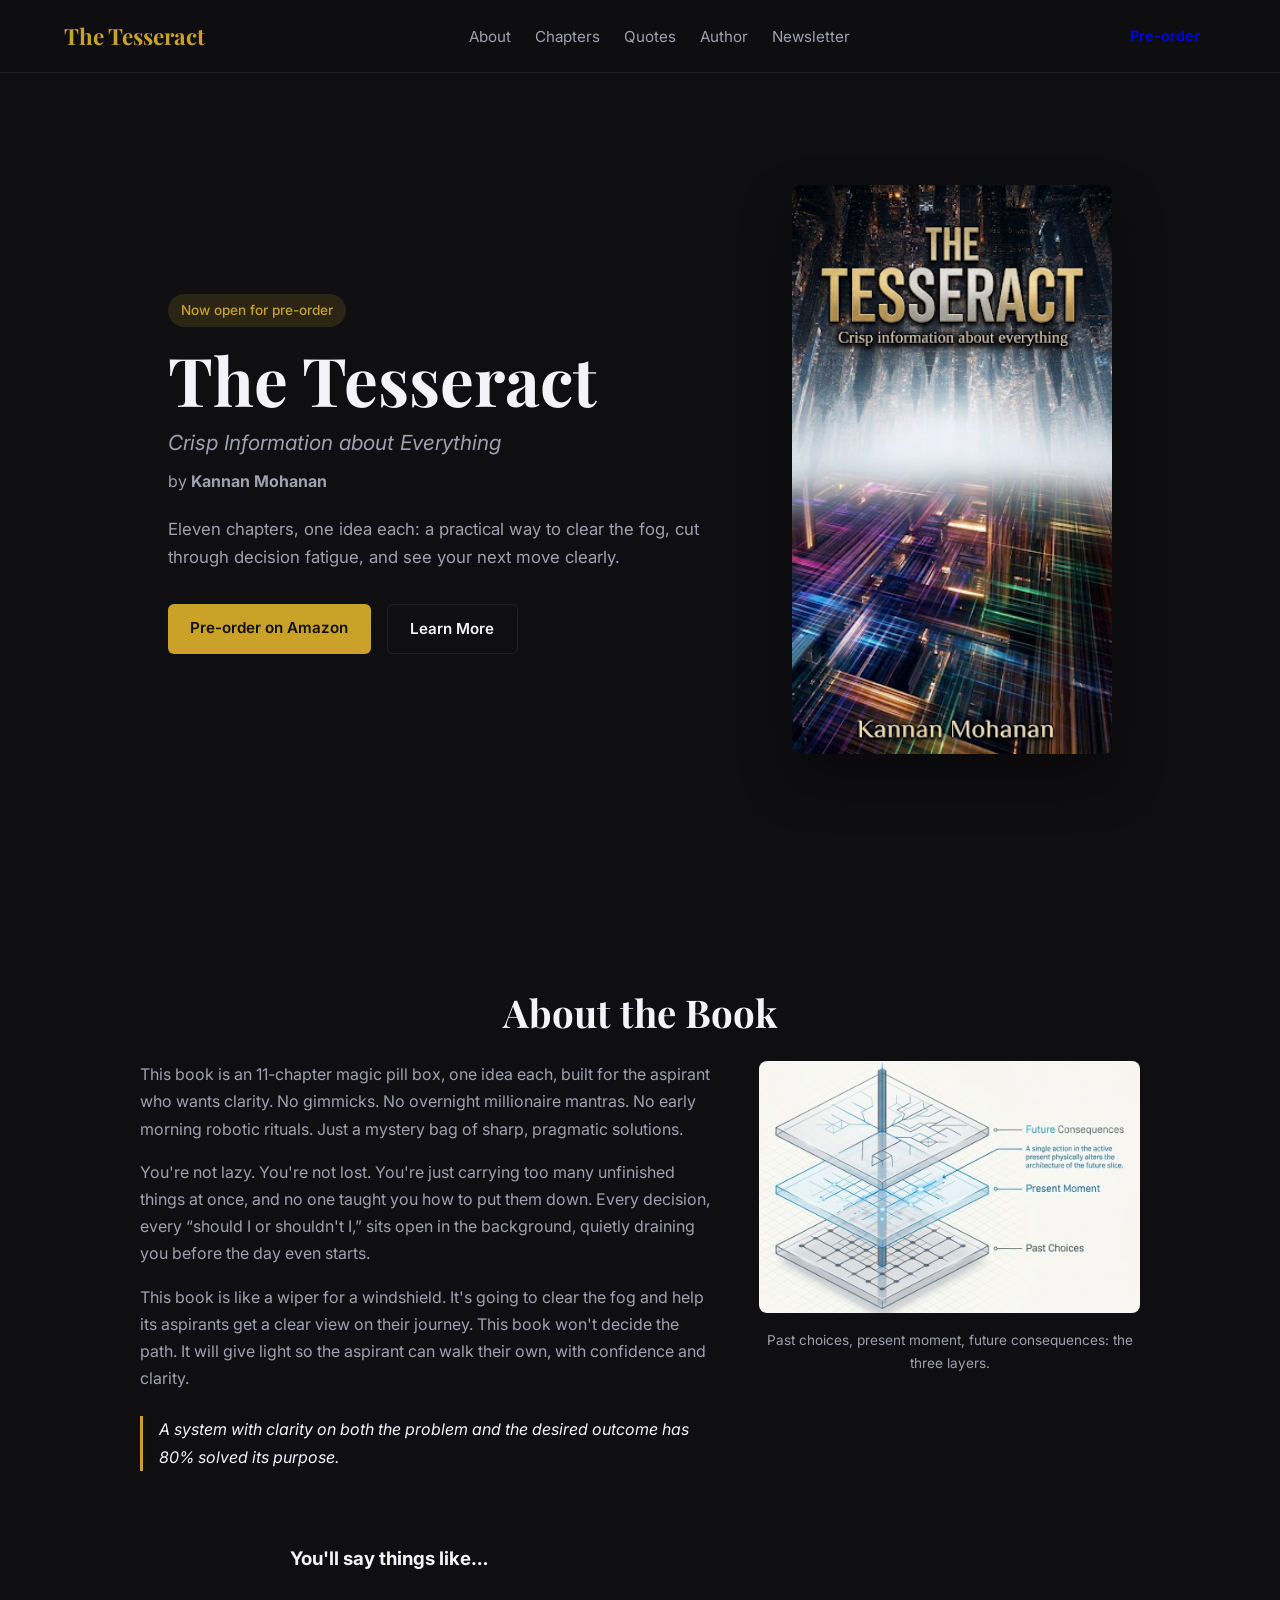
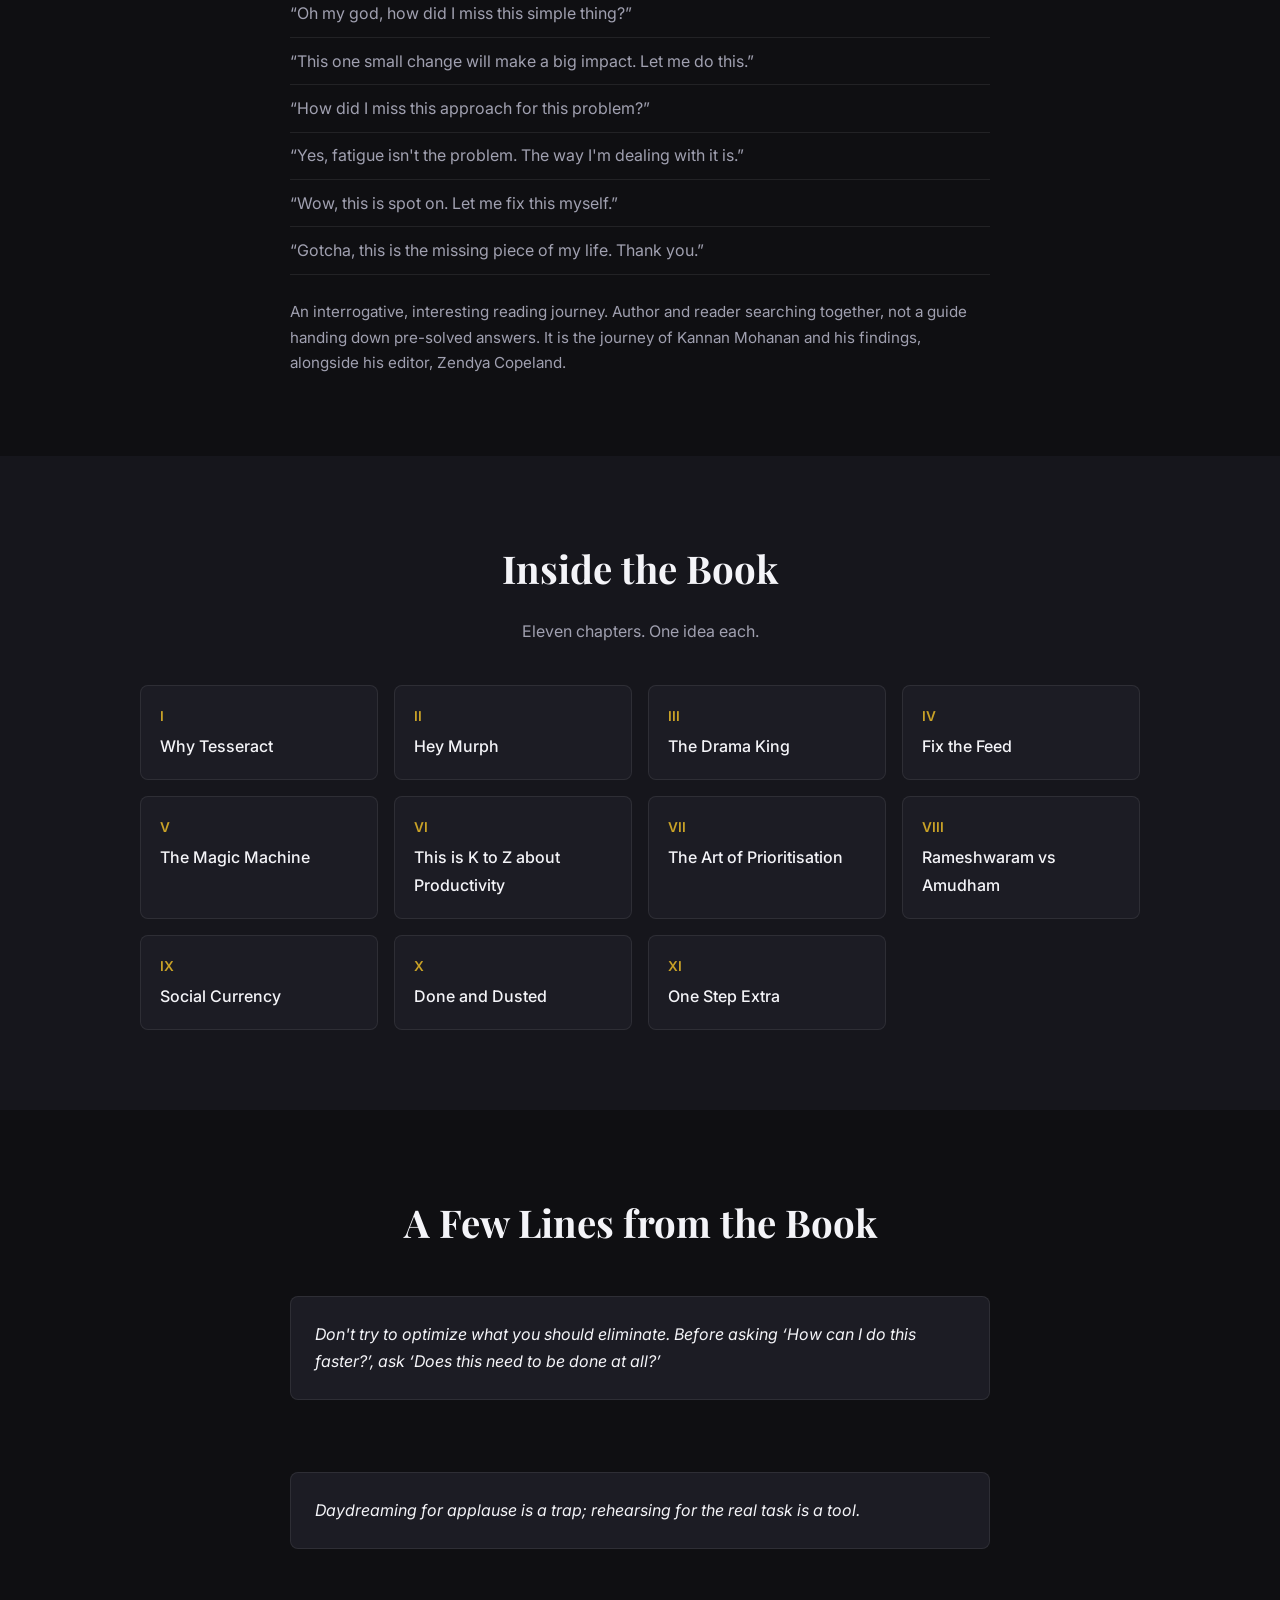
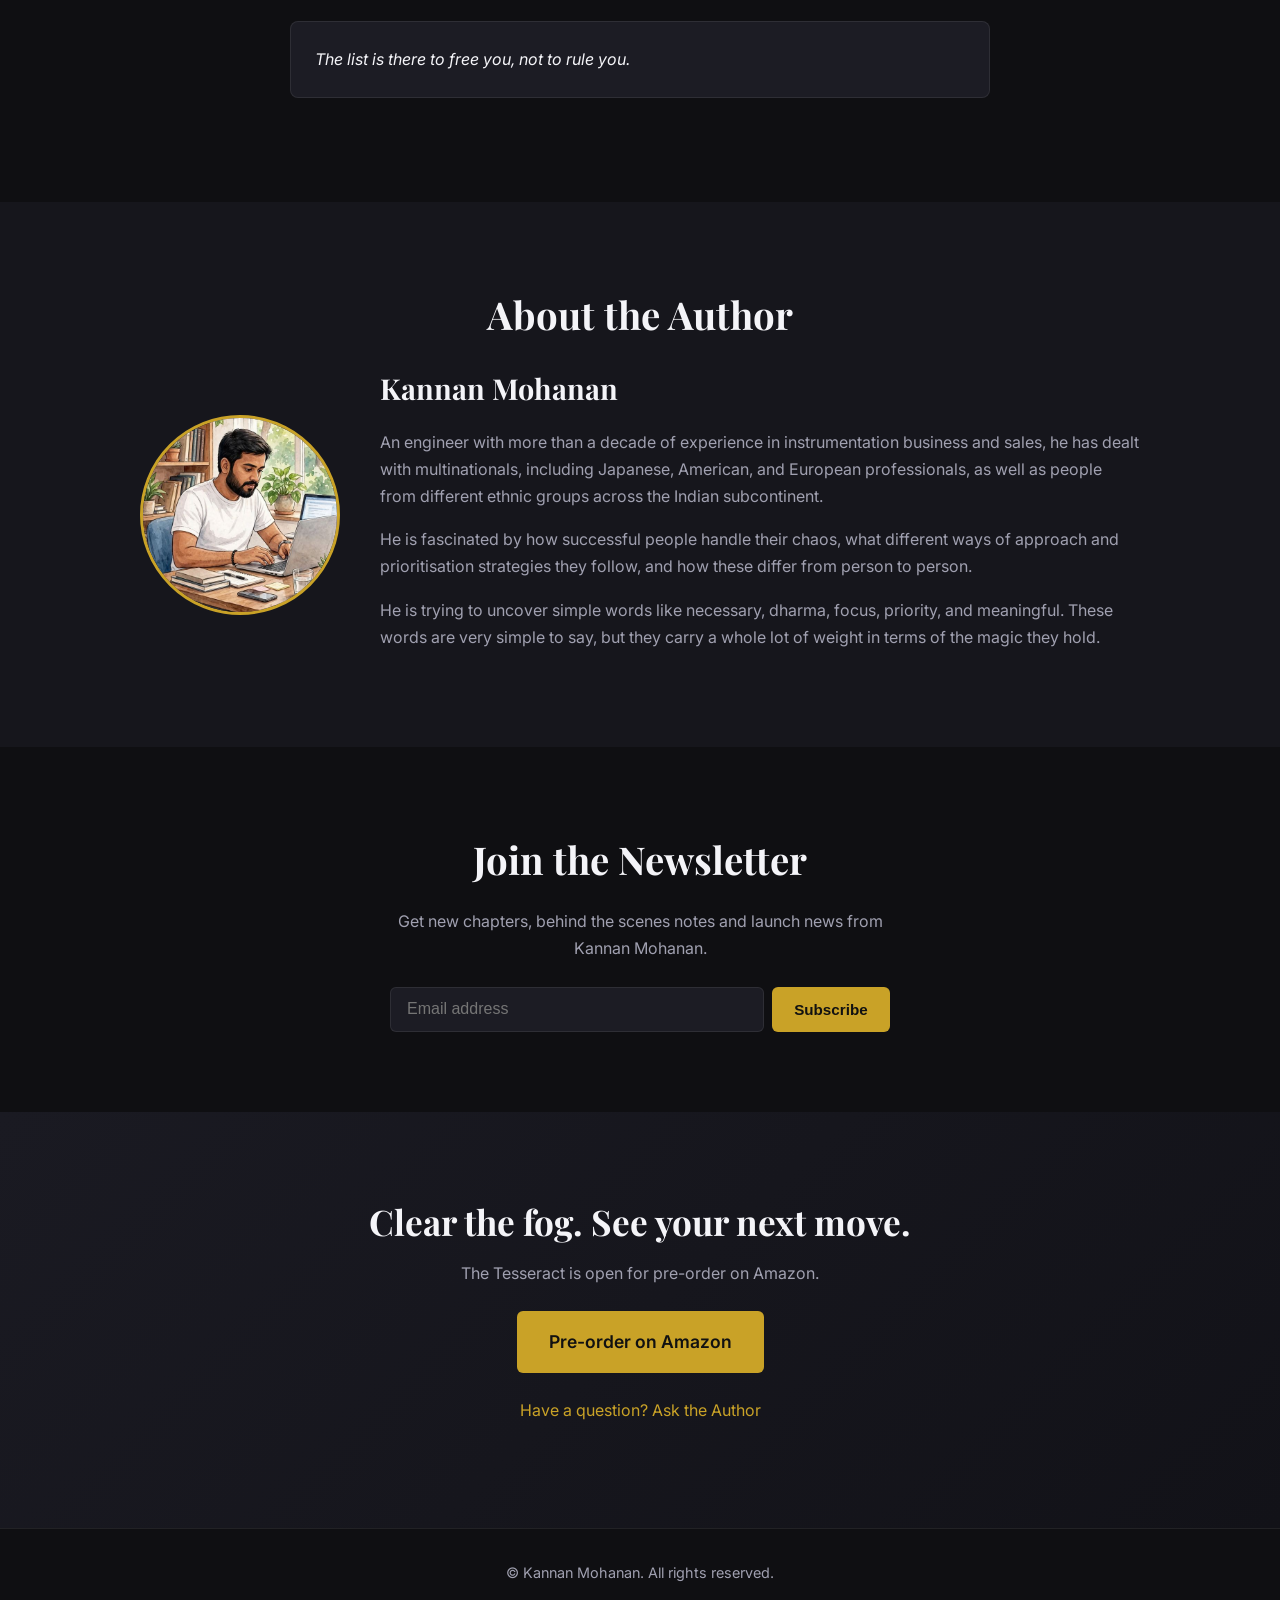
<file: index.html>
<!DOCTYPE html>
<html lang="en">
<head>
    <meta charset="UTF-8">
    <meta name="viewport" content="width=device-width, initial-scale=1.0">
    <title>The Tesseract by Kannan Mohanan | Pre-order on Amazon</title>
    <meta name="description" content="The Tesseract: Crisp Information about Everything. Eleven chapters, one idea each. Clear the fog, cut through decision fatigue, and see your next move clearly.">
    <script>document.documentElement.classList.add('js');</script>
    <link rel="stylesheet" href="styles.css">
    <link rel="preconnect" href="https://fonts.googleapis.com">
    <link rel="preconnect" href="https://fonts.gstatic.com" crossorigin>
    <link href="https://fonts.googleapis.com/css2?family=Inter:wght@300;400;500;600;700&family=Playfair+Display:wght@600;700&display=swap" rel="stylesheet">
</head>
<body>
    <nav class="navbar">
        <div class="nav-container">
            <a href="#home" class="logo">The Tesseract</a>
            <ul class="nav-links">
                <li><a href="#about">About</a></li>
                <li><a href="#chapters">Chapters</a></li>
                <li><a href="#quotes">Quotes</a></li>
                <li><a href="#author">Author</a></li>
                <li><a href="#newsletter">Newsletter</a></li>
            </ul>
            <a href="https://amzn.in/d/0exyftI4" target="_blank" class="btn btn-nav">Pre-order</a>
            <button class="menu-toggle" aria-label="Toggle menu">☰</button>
        </div>
    </nav>

    <header id="home" class="hero">
        <div class="hero-content">
            <p class="badge reveal">Now open for pre-order</p>
            <h1 class="reveal">The Tesseract</h1>
            <p class="subtitle reveal">Crisp Information about Everything</p>
            <p class="author-line reveal">by <strong>Kannan Mohanan</strong></p>
            <p class="hero-description reveal">Eleven chapters, one idea each: a practical way to clear the fog, cut through decision fatigue, and see your next move clearly.</p>
            <div class="hero-buttons reveal">
                <a href="https://amzn.in/d/0exyftI4" target="_blank" class="btn btn-primary">Pre-order on Amazon</a>
                <a href="#about" class="btn btn-secondary">Learn More</a>
            </div>
        </div>
        <div class="hero-visual reveal">
            <img src="img/cover.jpg" alt="The Tesseract by Kannan Mohanan, book cover" class="book-cover">
        </div>
    </header>

    <section id="about" class="section">
        <div class="container">
            <h2 class="section-title reveal">About the Book</h2>
            <div class="about-grid">
                <div class="about-text reveal">
                    <p>This book is an 11-chapter magic pill box, one idea each, built for the aspirant who wants clarity. No gimmicks. No overnight millionaire mantras. No early morning robotic rituals. Just a mystery bag of sharp, pragmatic solutions.</p>
                    <p>You're not lazy. You're not lost. You're just carrying too many unfinished things at once, and no one taught you how to put them down. Every decision, every “should I or shouldn't I,” sits open in the background, quietly draining you before the day even starts.</p>
                    <p>This book is like a wiper for a windshield. It's going to clear the fog and help its aspirants get a clear view on their journey. This book won't decide the path. It will give light so the aspirant can walk their own, with confidence and clarity.</p>
                    <blockquote>A system with clarity on both the problem and the desired outcome has 80% solved its purpose.</blockquote>
                </div>
                <div class="about-image reveal">
                    <img src="img/layers.jpg" alt="Past choices, present moment, future consequences: the three layers">
                    <p class="image-caption">Past choices, present moment, future consequences: the three layers.</p>
                </div>
            </div>
            <div class="say-things reveal">
                <h3>You'll say things like…</h3>
                <ul>
                    <li>“Oh my god, how did I miss this simple thing?”</li>
                    <li>“This one small change will make a big impact. Let me do this.”</li>
                    <li>“How did I miss this approach for this problem?”</li>
                    <li>“Yes, fatigue isn't the problem. The way I'm dealing with it is.”</li>
                    <li>“Wow, this is spot on. Let me fix this myself.”</li>
                    <li>“Gotcha, this is the missing piece of my life. Thank you.”</li>
                </ul>
                <p class="note">An interrogative, interesting reading journey. Author and reader searching together, not a guide handing down pre-solved answers. It is the journey of Kannan Mohanan and his findings, alongside his editor, Zendya Copeland.</p>
            </div>
        </div>
    </section>

    <section id="chapters" class="section section-alt">
        <div class="container">
            <h2 class="section-title reveal">Inside the Book</h2>
            <p class="section-intro reveal">Eleven chapters. One idea each.</p>
            <div class="chapters-grid">
                <div class="chapter-card reveal"><span class="ch-num">I</span><h3>Why Tesseract</h3></div>
                <div class="chapter-card reveal"><span class="ch-num">II</span><h3>Hey Murph</h3></div>
                <div class="chapter-card reveal"><span class="ch-num">III</span><h3>The Drama King</h3></div>
                <div class="chapter-card reveal"><span class="ch-num">IV</span><h3>Fix the Feed</h3></div>
                <div class="chapter-card reveal"><span class="ch-num">V</span><h3>The Magic Machine</h3></div>
                <div class="chapter-card reveal"><span class="ch-num">VI</span><h3>This is K to Z about Productivity</h3></div>
                <div class="chapter-card reveal"><span class="ch-num">VII</span><h3>The Art of Prioritisation</h3></div>
                <div class="chapter-card reveal"><span class="ch-num">VIII</span><h3>Rameshwaram vs Amudham</h3></div>
                <div class="chapter-card reveal"><span class="ch-num">IX</span><h3>Social Currency</h3></div>
                <div class="chapter-card reveal"><span class="ch-num">X</span><h3>Done and Dusted</h3></div>
                <div class="chapter-card reveal"><span class="ch-num">XI</span><h3>One Step Extra</h3></div>
            </div>
        </div>
    </section>

    <section id="quotes" class="section">
        <div class="container">
            <h2 class="section-title reveal">A Few Lines from the Book</h2>
            <div class="quotes-grid">
                <blockquote class="reveal">Don't try to optimize what you should eliminate. Before asking ‘How can I do this faster?’, ask ‘Does this need to be done at all?’</blockquote>
                <blockquote class="reveal">Daydreaming for applause is a trap; rehearsing for the real task is a tool.</blockquote>
                <blockquote class="reveal">The list is there to free you, not to rule you.</blockquote>
            </div>
        </div>
    </section>

    <section id="author" class="section section-alt">
        <div class="container">
            <h2 class="section-title reveal">About the Author</h2>
            <div class="author-grid">
                <img src="img/author.jpg" alt="Kannan Mohanan, author" class="author-photo reveal">
                <div class="author-text reveal">
                    <h3>Kannan Mohanan</h3>
                    <p>An engineer with more than a decade of experience in instrumentation business and sales, he has dealt with multinationals, including Japanese, American, and European professionals, as well as people from different ethnic groups across the Indian subcontinent.</p>
                    <p>He is fascinated by how successful people handle their chaos, what different ways of approach and prioritisation strategies they follow, and how these differ from person to person.</p>
                    <p>He is trying to uncover simple words like necessary, dharma, focus, priority, and meaningful. These words are very simple to say, but they carry a whole lot of weight in terms of the magic they hold.</p>
                </div>
            </div>
        </div>
    </section>

    <section id="newsletter" class="section">
        <div class="container newsletter-box">
            <h2 class="section-title reveal">Join the Newsletter</h2>
            <p class="reveal">Get new chapters, behind the scenes notes and launch news from Kannan Mohanan.</p>
            <form class="newsletter-form reveal" onsubmit="handleNewsletter(event)">
                <input type="email" placeholder="Email address" required>
                <button type="submit" class="btn btn-primary">Subscribe</button>
            </form>
        </div>
    </section>

    <section class="cta-final">
        <div class="container">
            <h2 class="reveal">Clear the fog. See your next move.</h2>
            <p class="reveal">The Tesseract is open for pre-order on Amazon.</p>
            <a href="https://amzn.in/d/0exyftI4" target="_blank" class="btn btn-primary btn-large reveal">Pre-order on Amazon</a>
            <p class="ask-link reveal"><a href="https://forms.gle/DaVZQ3GnMAqQpEqy5" target="_blank">Have a question? Ask the Author</a></p>
        </div>
    </section>

    <footer class="footer reveal">
        <p>&copy; Kannan Mohanan. All rights reserved.</p>
    </footer>

    <script src="script.js"></script>
</body>
</html>
</file>
<file: styles.css>
:root {
    --bg: #0f0f12;
    --bg-alt: #16161c;
    --bg-card: #1c1c24;
    --text: #f4f4f8;
    --text-muted: #a0a0b0;
    --accent: #c9a227;
    --accent-hover: #e0b84a;
    --border: rgba(255, 255, 255, 0.08);
    --ease-out: cubic-bezier(0.23, 1, 0.32, 1);
}

* { margin: 0; padding: 0; box-sizing: border-box; }

html { scroll-behavior: smooth; }

body {
    font-family: 'Inter', system-ui, sans-serif;
    background: var(--bg);
    color: var(--text);
    line-height: 1.7;
}

.navbar {
    position: fixed;
    top: 0; left: 0; right: 0;
    z-index: 1000;
    background: rgba(15, 15, 18, 0.85);
    backdrop-filter: blur(12px);
    border-bottom: 1px solid var(--border);
}

.nav-container {
    max-width: 1200px;
    margin: 0 auto;
    padding: 1rem 1.5rem;
    display: flex;
    align-items: center;
    justify-content: space-between;
}

.logo {
    font-family: 'Playfair Display', serif;
    font-size: 1.4rem;
    font-weight: 700;
    color: var(--accent);
    text-decoration: none;
}

.nav-links {
    display: flex;
    list-style: none;
    gap: 1.5rem;
}

.nav-links a {
    color: var(--text-muted);
    text-decoration: none;
    font-size: 0.95rem;
    transition: color 200ms ease;
}

.btn {
    display: inline-block;
    padding: 0.7rem 1.4rem;
    border-radius: 6px;
    font-weight: 600;
    text-decoration: none;
    border: none;
    cursor: pointer;
    font-size: 0.95rem;
    transition: transform 160ms var(--ease-out), background-color 200ms ease, color 200ms ease, border-color 200ms ease;
}

.btn:active,
.menu-toggle:active {
    transform: scale(0.97);
}

.btn-primary {
    background: var(--accent);
    color: #111;
}

.btn-secondary {
    background: transparent;
    color: var(--text);
    border: 1px solid var(--border);
}

.btn-nav { padding: 0.5rem 1rem; font-size: 0.9rem; }

.btn-large { padding: 1rem 2rem; font-size: 1.1rem; }

.menu-toggle {
    display: none;
    background: none;
    border: none;
    color: var(--text);
    font-size: 1.6rem;
    cursor: pointer;
    transition: transform 160ms var(--ease-out);
}

.hero {
    min-height: 100vh;
    display: flex;
    align-items: center;
    justify-content: center;
    gap: 4rem;
    padding: 7rem 2rem 4rem;
    max-width: 1200px;
    margin: 0 auto;
}

.hero-content { flex: 1; max-width: 560px; }

.badge {
    display: inline-block;
    background: rgba(201, 162, 39, 0.15);
    color: var(--accent);
    padding: 0.3rem 0.8rem;
    border-radius: 20px;
    font-size: 0.85rem;
    font-weight: 500;
    margin-bottom: 1rem;
}

.hero h1 {
    font-family: 'Playfair Display', serif;
    font-size: clamp(2.8rem, 6vw, 4.2rem);
    line-height: 1.1;
    margin-bottom: 0.5rem;
}

.subtitle {
    font-size: 1.3rem;
    color: var(--text-muted);
    font-style: italic;
    margin-bottom: 0.5rem;
}

.author-line { margin-bottom: 1.2rem; color: var(--text-muted); }

.hero-description { color: var(--text-muted); margin-bottom: 2rem; font-size: 1.05rem; }

.hero-buttons { display: flex; gap: 1rem; flex-wrap: wrap; }

.hero-visual { flex: 0 0 320px; }

.book-cover {
    width: 100%;
    border-radius: 8px;
    box-shadow: 0 25px 50px rgba(0,0,0,0.4);
}

.section { padding: 5rem 1.5rem; }
.section-alt { background: var(--bg-alt); }

.container { max-width: 1000px; margin: 0 auto; }

.section-title {
    font-family: 'Playfair Display', serif;
    font-size: 2.4rem;
    text-align: center;
    margin-bottom: 1rem;
}

.section-intro { text-align: center; color: var(--text-muted); margin-bottom: 2.5rem; }

.about-grid {
    display: grid;
    grid-template-columns: 1.2fr 0.8fr;
    gap: 3rem;
    align-items: start;
    margin-bottom: 3rem;
}

.about-text p { margin-bottom: 1rem; color: var(--text-muted); }

blockquote {
    border-left: 3px solid var(--accent);
    padding-left: 1rem;
    margin: 1.5rem 0;
    font-style: italic;
    color: var(--text);
}

.about-image img { width: 100%; border-radius: 8px; }
.image-caption { font-size: 0.85rem; color: var(--text-muted); margin-top: 0.5rem; text-align: center; }

.say-things { max-width: 700px; margin: 0 auto; }
.say-things h3 { margin-bottom: 1rem; }
.say-things ul { list-style: none; margin-bottom: 1.5rem; }
.say-things li {
    padding: 0.6rem 0;
    border-bottom: 1px solid var(--border);
    color: var(--text-muted);
}
.say-things .note { font-size: 0.95rem; color: var(--text-muted); }

.chapters-grid {
    display: grid;
    grid-template-columns: repeat(auto-fill, minmax(220px, 1fr));
    gap: 1rem;
}

.chapter-card {
    background: var(--bg-card);
    padding: 1.2rem;
    border-radius: 8px;
    border: 1px solid var(--border);
    transition: transform 200ms var(--ease-out);
}

.ch-num {
    display: block;
    color: var(--accent);
    font-weight: 600;
    font-size: 0.85rem;
    margin-bottom: 0.3rem;
}

.chapter-card h3 { font-size: 1rem; font-weight: 500; }

.quotes-grid {
    display: grid;
    gap: 1.5rem;
    max-width: 700px;
    margin: 0 auto;
}

.quotes-grid blockquote {
    background: var(--bg-card);
    padding: 1.5rem;
    border-radius: 8px;
    border-left: none;
    border: 1px solid var(--border);
}

.author-grid {
    display: grid;
    grid-template-columns: 200px 1fr;
    gap: 2.5rem;
    align-items: center;
}

.author-photo {
    width: 200px;
    height: 200px;
    object-fit: cover;
    border-radius: 50%;
    border: 3px solid var(--accent);
}

.author-text h3 {
    font-family: 'Playfair Display', serif;
    font-size: 1.8rem;
    margin-bottom: 1rem;
}

.author-text p { color: var(--text-muted); margin-bottom: 1rem; }

.newsletter-box { text-align: center; max-width: 500px; }
.newsletter-box p { color: var(--text-muted); margin-bottom: 1.5rem; }

.newsletter-form {
    display: flex;
    gap: 0.5rem;
    flex-wrap: wrap;
    justify-content: center;
}

.newsletter-form input {
    flex: 1;
    min-width: 220px;
    padding: 0.8rem 1rem;
    border-radius: 6px;
    border: 1px solid var(--border);
    background: var(--bg-card);
    color: var(--text);
    font-size: 1rem;
}

.cta-final {
    background: linear-gradient(135deg, #1a1a22 0%, #121218 100%);
    text-align: center;
    padding: 5rem 1.5rem;
}

.cta-final h2 {
    font-family: 'Playfair Display', serif;
    font-size: 2.2rem;
    margin-bottom: 0.5rem;
}

.cta-final p { color: var(--text-muted); margin-bottom: 1.5rem; }

.ask-link { margin-top: 1.5rem; }
.ask-link a { color: var(--accent); text-decoration: none; }

.footer {
    text-align: center;
    padding: 2rem;
    color: var(--text-muted);
    font-size: 0.9rem;
    border-top: 1px solid var(--border);
}

@media (max-width: 900px) {
    .nav-links { display: none; }
    .nav-links.active {
        display: flex;
        flex-direction: column;
        position: absolute;
        top: 100%;
        left: 0; right: 0;
        background: var(--bg-alt);
        padding: 1rem;
        border-bottom: 1px solid var(--border);
    }
    .menu-toggle { display: block; }
    .hero { flex-direction: column; text-align: center; padding-top: 6rem; }
    .hero-visual { order: -1; flex: none; width: 240px; }
    .about-grid, .author-grid { grid-template-columns: 1fr; }
    .author-photo { margin: 0 auto; }
    .hero-buttons { justify-content: center; }
}

/* Motion polish: hover is pointer-only; press feedback is always on. */
@media (hover: hover) and (pointer: fine) {
    .nav-links a:hover { color: var(--text); }
    .btn-primary:hover { background: var(--accent-hover); transform: translateY(-1px); }
    .btn-primary:hover:active { transform: scale(0.97); }
    .btn-secondary:hover { border-color: var(--accent); }
    .chapter-card:hover { transform: translateY(-4px); }
    .ask-link a:hover { text-decoration: underline; }
}

/* One-time staggered fade/translate reveals. */
.js .reveal:not(.is-visible) {
    opacity: 0;
    transform: translateY(12px);
}

.js .reveal.is-visible {
    animation: reveal-in 280ms var(--ease-out) var(--reveal-delay, 0ms) both;
}

.js .reveal.reveal-done {
    animation: none;
    opacity: 1;
    transform: none;
}

@keyframes reveal-in {
    from {
        opacity: 0;
        transform: translateY(12px);
    }
    to {
        opacity: 1;
        transform: none;
    }
}

.hero-content .reveal:nth-child(1) { --reveal-delay: 0ms; }
.hero-content .reveal:nth-child(2) { --reveal-delay: 50ms; }
.hero-content .reveal:nth-child(3) { --reveal-delay: 90ms; }
.hero-content .reveal:nth-child(4) { --reveal-delay: 130ms; }
.hero-content .reveal:nth-child(5) { --reveal-delay: 170ms; }
.hero-content .reveal:nth-child(6) { --reveal-delay: 210ms; }
.hero-visual.reveal { --reveal-delay: 80ms; }

.about-text.reveal { --reveal-delay: 0ms; }
.about-image.reveal { --reveal-delay: 80ms; }

.chapters-grid .reveal:nth-child(1) { --reveal-delay: 0ms; }
.chapters-grid .reveal:nth-child(2) { --reveal-delay: 40ms; }
.chapters-grid .reveal:nth-child(3) { --reveal-delay: 70ms; }
.chapters-grid .reveal:nth-child(4) { --reveal-delay: 120ms; }
.chapters-grid .reveal:nth-child(5) { --reveal-delay: 150ms; }
.chapters-grid .reveal:nth-child(6) { --reveal-delay: 200ms; }
.chapters-grid .reveal:nth-child(7) { --reveal-delay: 230ms; }
.chapters-grid .reveal:nth-child(8) { --reveal-delay: 280ms; }
.chapters-grid .reveal:nth-child(9) { --reveal-delay: 310ms; }
.chapters-grid .reveal:nth-child(10) { --reveal-delay: 360ms; }
.chapters-grid .reveal:nth-child(11) { --reveal-delay: 390ms; }

.quotes-grid .reveal:nth-child(1) { --reveal-delay: 40ms; }
.quotes-grid .reveal:nth-child(2) { --reveal-delay: 90ms; }
.quotes-grid .reveal:nth-child(3) { --reveal-delay: 130ms; }

.author-photo.reveal { --reveal-delay: 0ms; }
.author-text.reveal { --reveal-delay: 70ms; }

@media (prefers-reduced-motion: reduce) {
    html { scroll-behavior: auto; }

    .js .reveal:not(.is-visible) {
        transform: none;
    }

    .js .reveal.is-visible {
        animation-name: reveal-fade;
    }

    @keyframes reveal-fade {
        from { opacity: 0; }
        to { opacity: 1; }
    }

    .btn:active,
    .menu-toggle:active,
    .btn-primary:hover,
    .chapter-card:hover {
        transform: none;
    }
}
</file>
